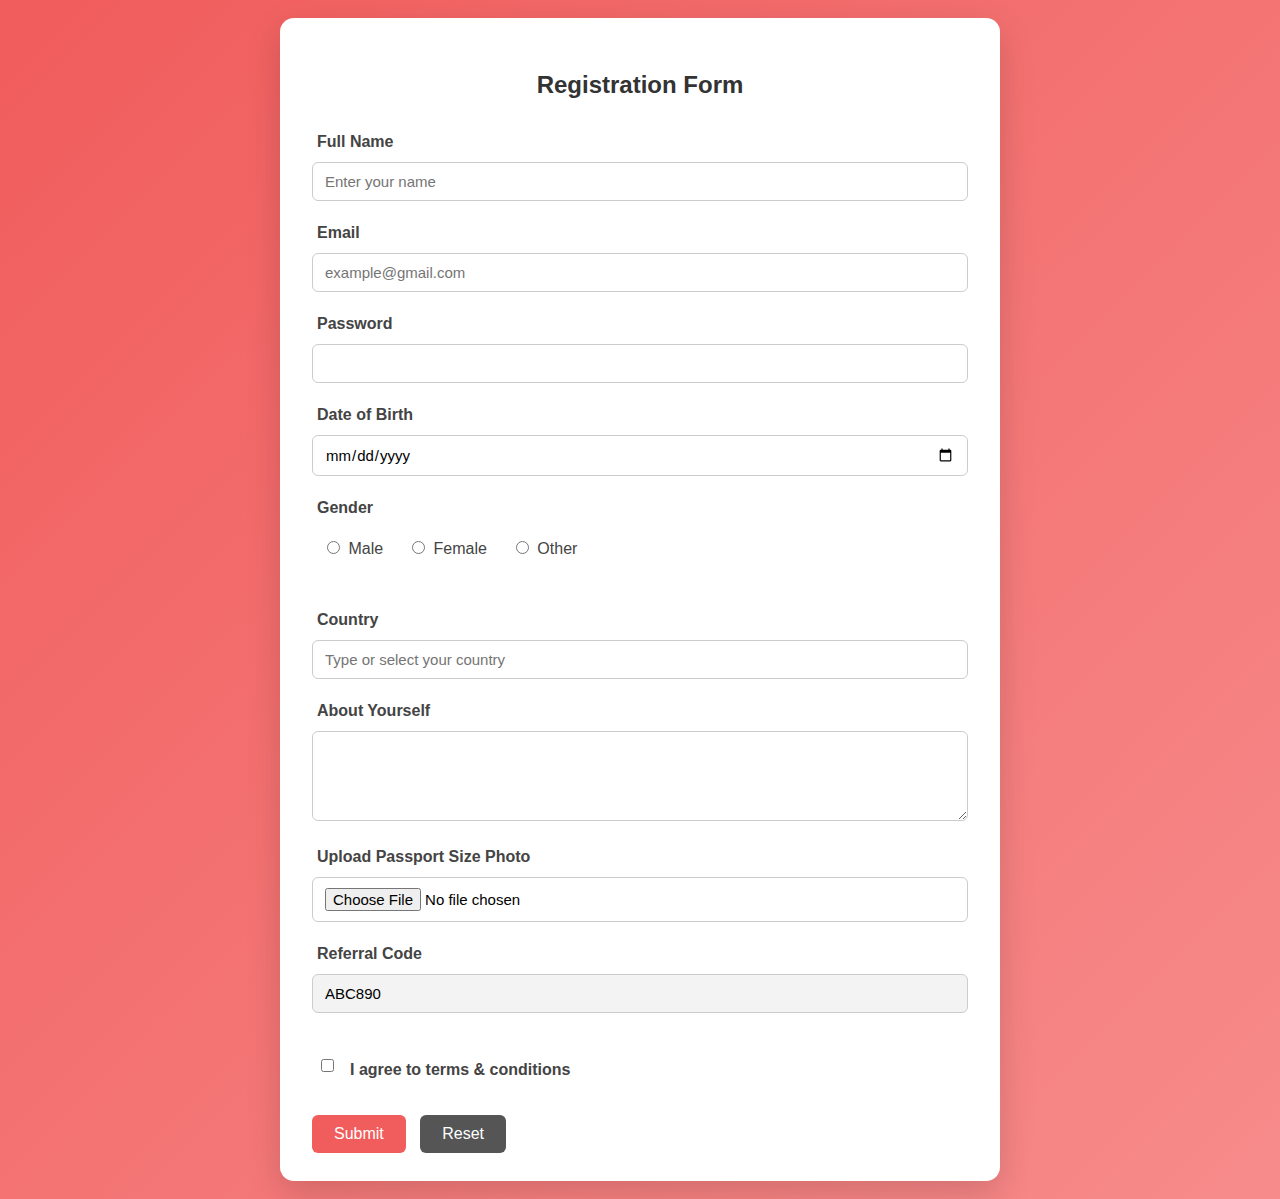
<file: Day-4/index.html>
<!DOCTYPE html>
<html lang="en">
  <head>
    <meta charset="UTF-8" />
    <meta name="viewport" content="width=device-width, initial-scale=1.0" />
    <title>Registration Form</title>
    <link rel="stylesheet" href="./styles.css" />
  </head>

  <body>
    <form
      onsubmit="alert('Form Submitted Successfully!'); this.reset(); return false;"
      method="get"
      target="_self"
      enctype="multipart/form-data"
      autocomplete="on"
    >
      <h2>Registration Form</h2>

      <!--Name-->
      <label for="fullname">Full Name</label>
      <input
        type="text"
        name="fullname"
        id="fullname"
        placeholder="Enter your name"
        size="20"
        required
      />

      <!--Email-->
      <label for="email">Email</label>
      <input
        type="email"
        name="email"
        id="email"
        placeholder="example@gmail.com"
        required
      />

      <!--Password-->
      <label for="password">Password</label>
      <input
        type="password"
        name="password"
        id="password"
        minlength="6"
        required
      />

      <!--Date-->
      <label for="dob">Date of Birth</label>
      <input type="date" name="dob" id="dob" max="2026-01-08" required />

      <!--Radio Button-->
      <label>Gender</label>
      <div class="radio-group">
        <label for="male">
        <input type="radio" name="gender" id="male" value="male" required />
        Male
       </label>

        <label for="female">
        <input type="radio" name="gender" id="female" value="female" required />
        Female
        </label>

        <label for="other">
        <input type="radio" name="gender" id="other" value="other" required />
        Other
        </label>
      </div>

      <!--Dropdown list-->
      <label for="country">Country</label>
      <input 
        list="country-list"
        name="country" 
        id="country"
        placeholder="Type or select your country"
        required
      />
        <datalist id="country-list">
        <option value="India">
        <option value="USA">
        <option value="UAE">
        <option value="UK">
        <option value="Canada">
        </datalist>

      <!--TextArea-->
      <label for="about">About Yourself</label>
      <textarea
        name="about"
        id="about"
        rows="4"
        minlength="10"
        placeholder="Write something...">
      </textarea>

      <!--File upload-->
      <label for="photo">Upload Passport Size Photo</label>
      <input 
      type="file" 
      name="photo" 
      id="photo" 
      accept=".jpg, .png, .jpeg" 
      />

      <!--READONLY-->
      <label for="code">Referral Code</label>
      <input type="text" id="code" value="ABC890" readonly />

      <!--Checkbox-->
      <div class="terms">
        <input type="checkbox" id="terms" name="terms" required />
        <label for="terms">I agree to terms & conditions</label>
      </div>

      <button type="submit">Submit</button>
      <button type="reset">Reset</button>
    </form>

  </body>
</html>
</file>
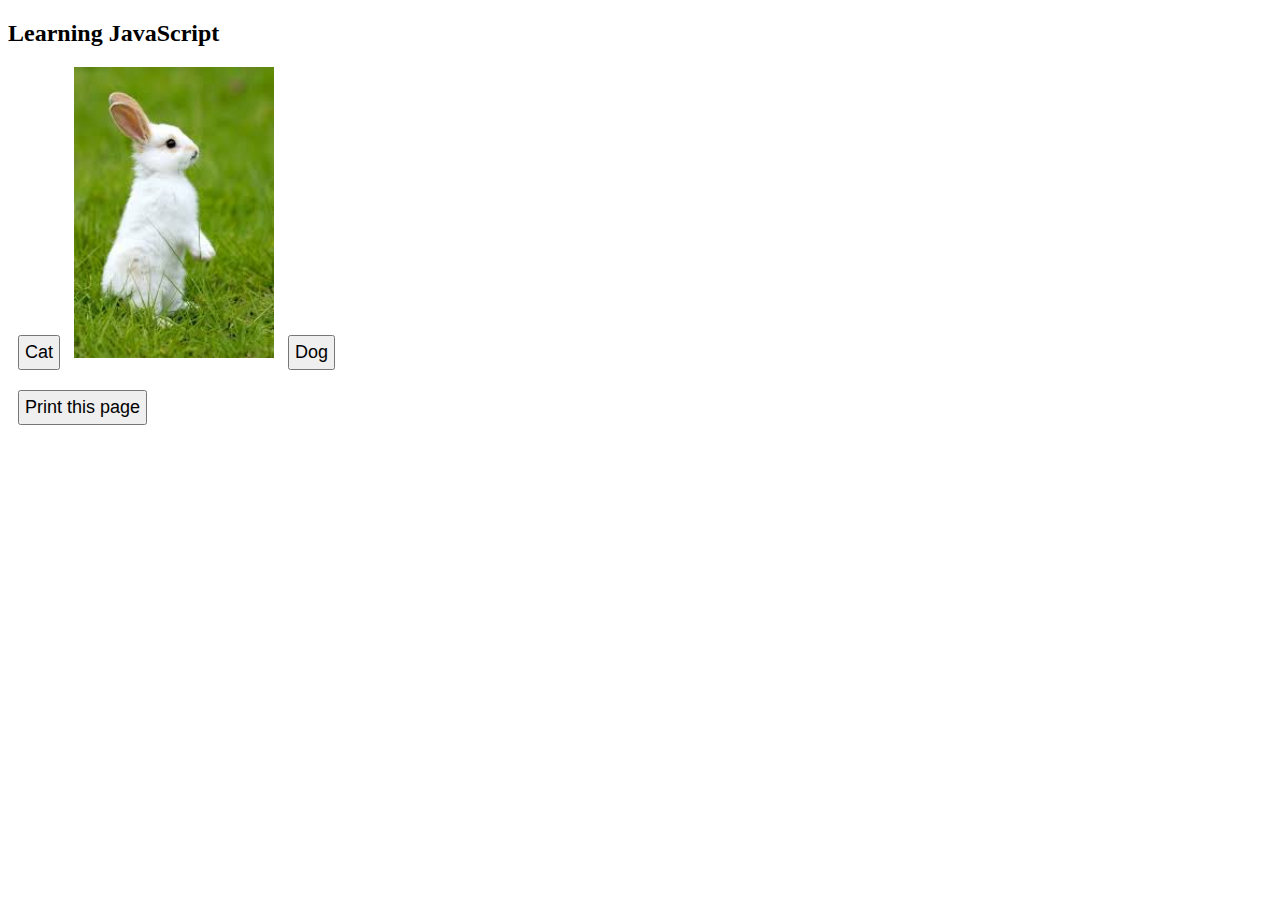
<file: day-5/index.html>
<!DOCTYPE html>
<html lang="en">
<head>
    <meta charset="UTF-8">
    <meta name="viewport" content="width=device-width, initial-scale=1.0">
    <title>Document</title>
</head>
<body>
    <h2> Learning JavaScript</h2>
    <button id="catBtn" type="button" style="padding: 5px; margin: 10px;font-size: 18px;" onclick="document.getElementById('myImg').src='./images/cat.jpg'" >Cat</button>
    <img id="myImg" src="./images/rabbit.jpg" alt="rabbit" style="width: 200px;" >
    <button id="dogBtn" type="button" style="padding: 5px; margin: 10px;font-size: 18px" onclick="document.getElementById('myImg').src='./images/dog.jpg'" >Dog</button>

    <button style="display: flex; padding: 5px; margin: 10px;font-size: 18px;" onclick="window.print()">Print this page</button>
    
</body>
</html>
</file>
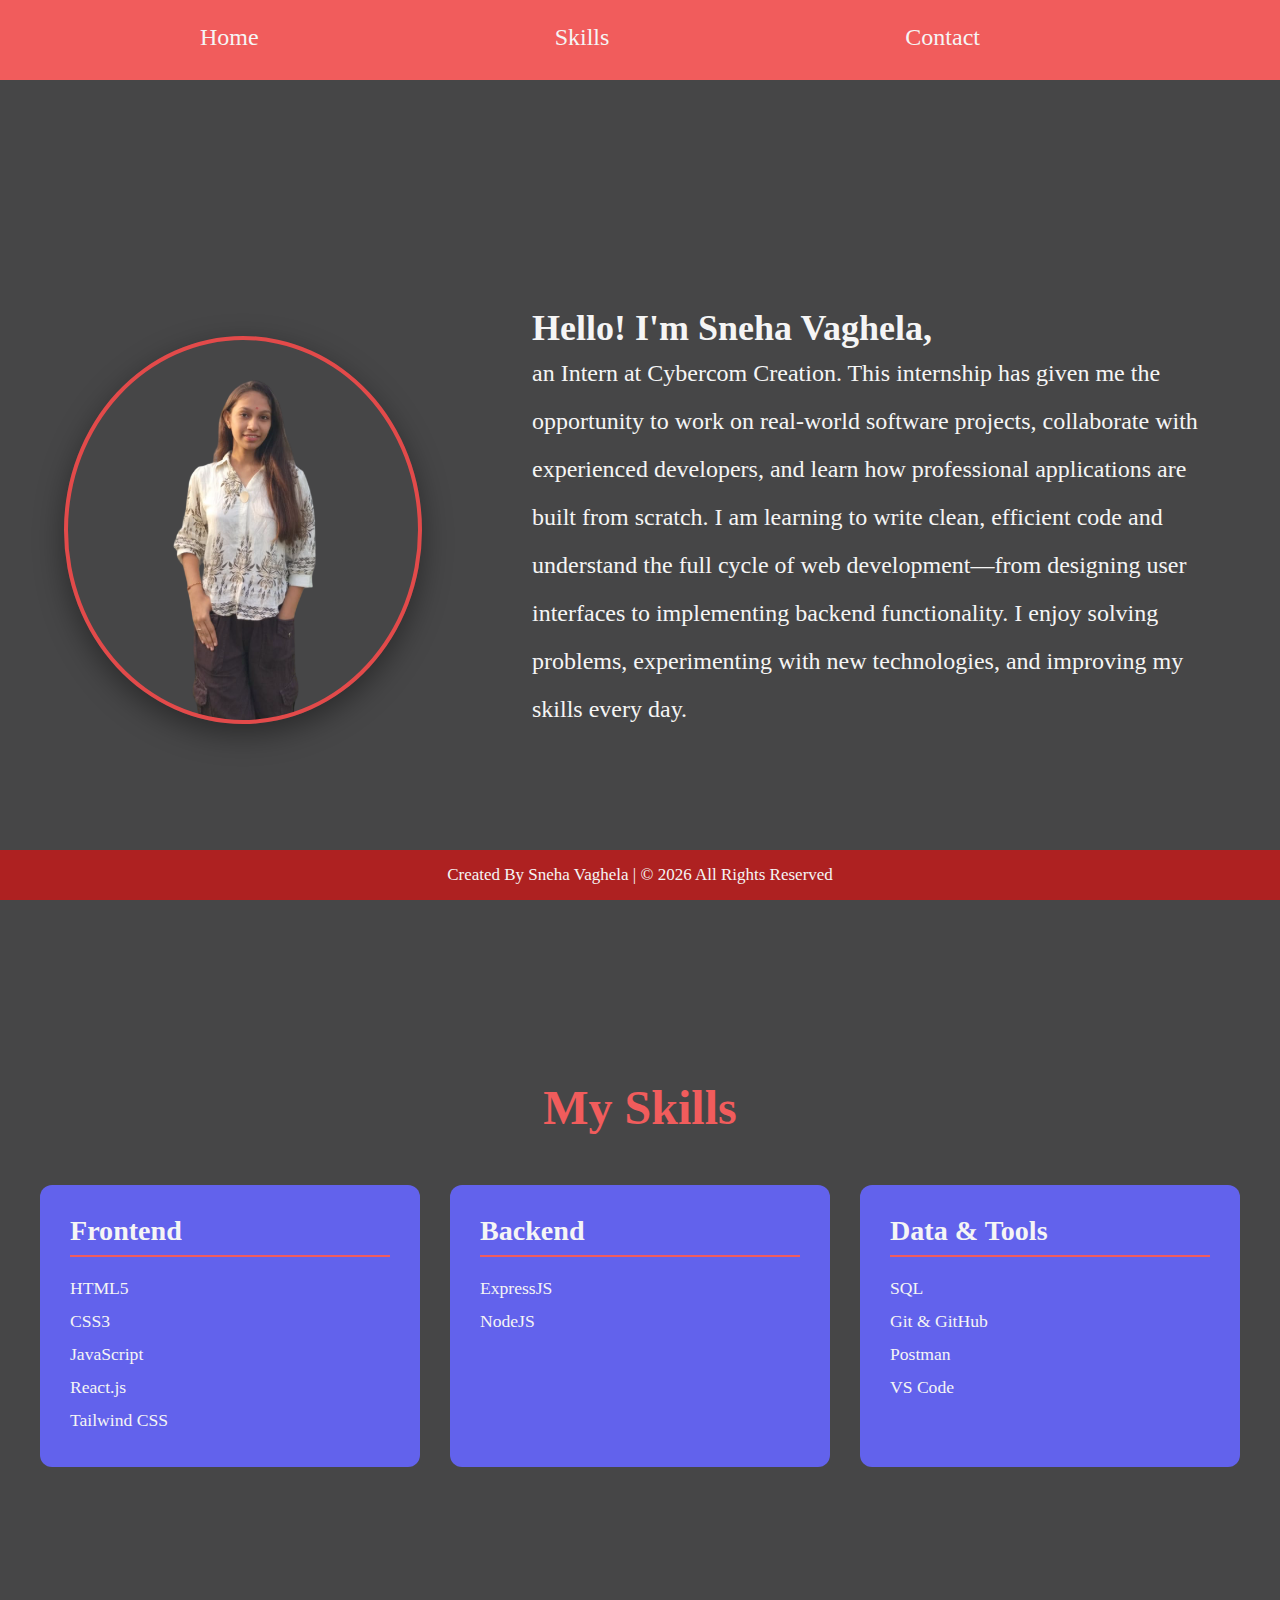
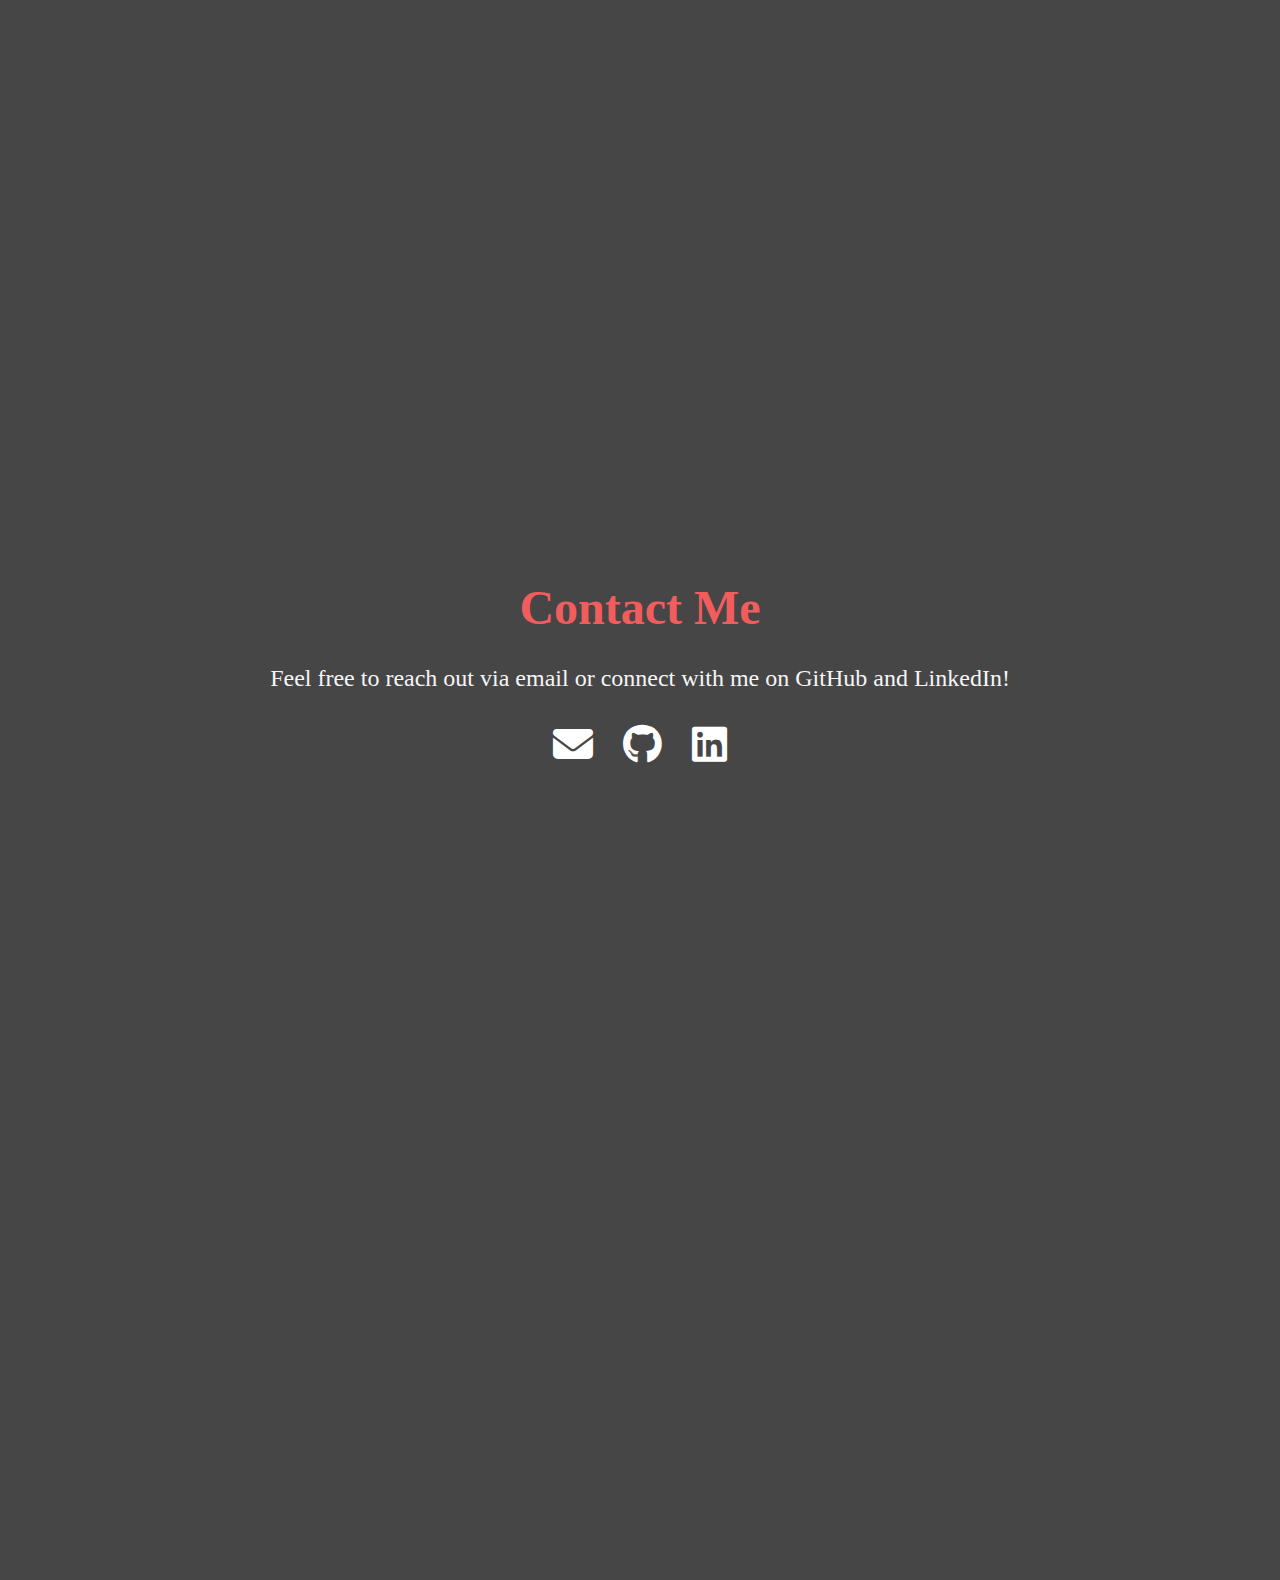
<file: day-2/portfolio/index.html>
<!DOCTYPE html>
<html lang="en">
  <head>
    <meta charset="UTF-8" />
    <meta name="viewport" content="width=device-width, initial-scale=1.0" />
    <title>SNEHA VAGHELA | PORTFOLIO</title>
    <link
      rel="icon"
      type="image/x-icon"
      href="./images/software-developer-icon.jpg"
    />
    <link rel="stylesheet" href="styles.css" />
    <link
      rel="stylesheet"
      href="https://cdnjs.cloudflare.com/ajax/libs/font-awesome/6.5.1/css/all.min.css"
    />
  </head>
  <body>
    <!-- navbar -->
    <header>
      <nav class="nav_bar">
        
        <ul>
          <li><a class="nav_links" href="#home">Home</a></li>
          <li><a class="nav_links" href="#skills">Skills </a></li>
          <li><a class="nav_links" href="#contact">Contact</a></li>
        </ul>
     
      </nav>
    </header>

    <!--Home section -->
    <section class="home" id="home">
      <div class="home-content">
        <div class="home-image"></div>
        <div class="about-text">
          <h2>Hello! I'm <strong>Sneha Vaghela,</strong></h2>
          <p>
            an Intern at Cybercom Creation. This internship has given me the
            opportunity to work on real-world software projects, collaborate
            with experienced developers, and learn how professional applications
            are built from scratch. I am learning to write clean, efficient code
            and understand the full cycle of web development—from designing user
            interfaces to implementing backend functionality. I enjoy solving
            problems, experimenting with new technologies, and improving my
            skills every day.
          </p>
        </div>
      </div>
    </section>

    <!-- Skills Section -->
    <section class="skills" id="skills">
      <h2 class="section-title">My Skills</h2>

      <div class="skills-container">
        <div class="skill-card">
          <h3>Frontend</h3>
          <ul>
            <li>HTML5</li>
            <li>CSS3</li>
            <li>JavaScript</li>
            <li>React.js</li>
            <li>Tailwind CSS</li>
          </ul>
        </div>

        <div class="skill-card">
          <h3>Backend</h3>
          <ul>
            <li>ExpressJS</li>
            <li>NodeJS</li>
          </ul>
        </div>

        <div class="skill-card">
          <h3>Data & Tools</h3>
          <ul>
            <li>SQL</li>
            <li>Git & GitHub</li>
            <li>Postman</li>
            <li>VS Code</li>
          </ul>
        </div>
      </div>
    </section>

    <section class="contact" id="contact">
      <h2 class="section-title">Contact Me</h2>

      <p>
        Feel free to reach out via email or connect with me on GitHub and
        LinkedIn!
      </p>

      <div class="contact-icons">
        <a href="mailto:snehavaghela3105@gmail.com" class="contact-icon">
          <i class="fas fa-envelope"></i>
        </a>

        <a
          href="https://github.com/SV3105/CCC-Internship/tree/main/PORTFOLIO"
          class="contact-icon"
          target="_blank"
        >
          <i class="fab fa-github"></i>
        </a>

        <a
          href="https://www.linkedin.com/in/sneha-vaghela/"
          class="contact-icon"
          target="_blank"
        >
          <i class="fab fa-linkedin"></i>
        </a>
      </div>
    </section>

    <!-- footer -->
    <footer class="footer">
      <p>Created By Sneha Vaghela | &copy; 2026 All Rights Reserved</p>
    </footer>
  </body>
</html>
</file>
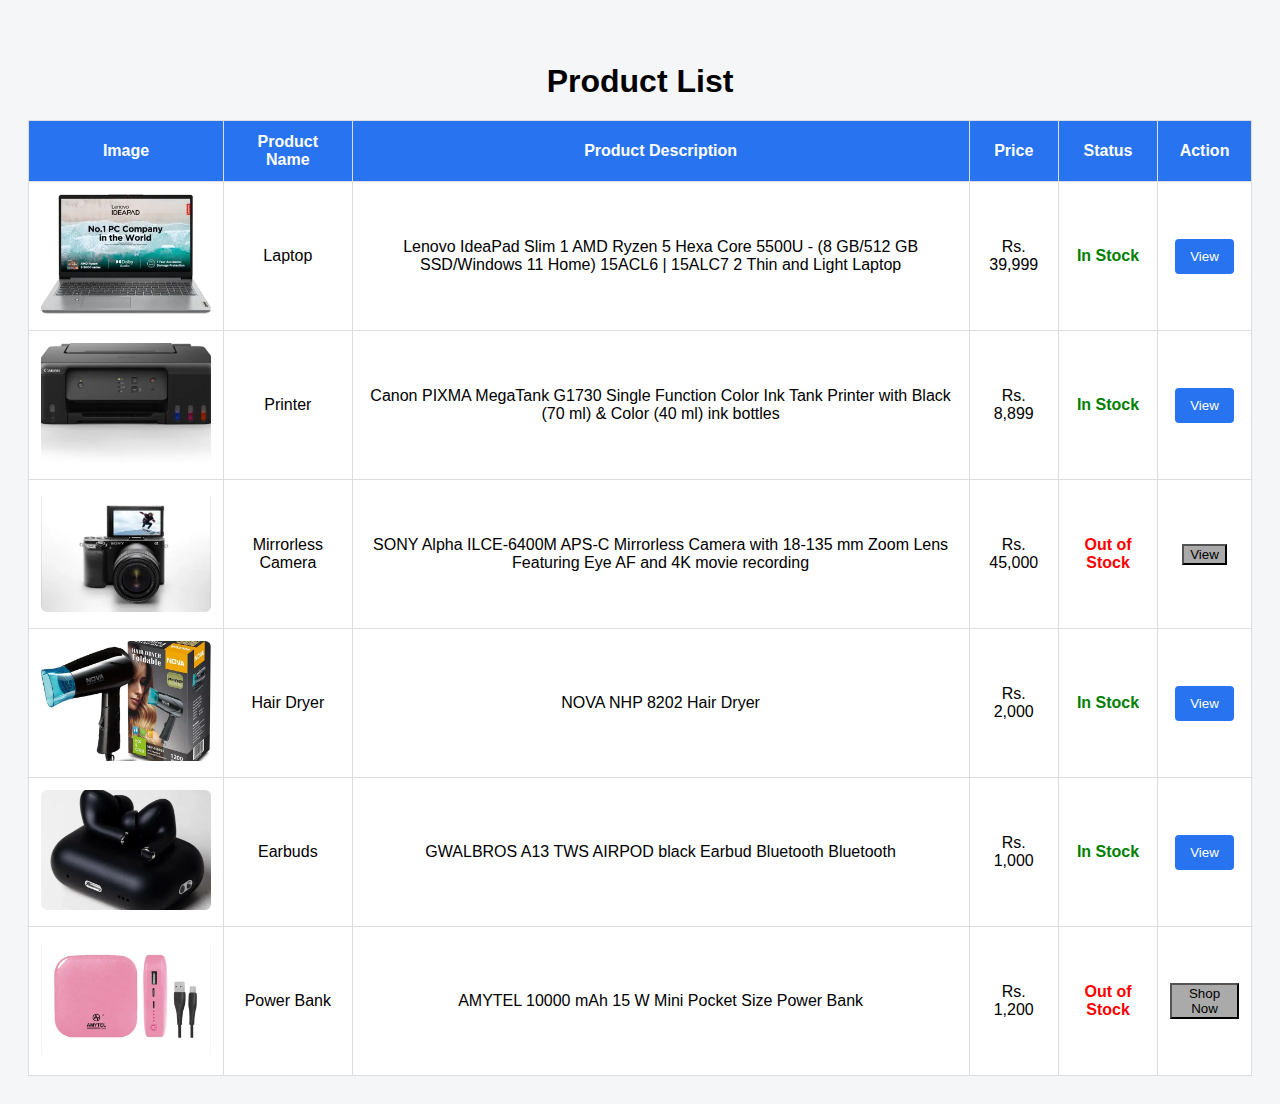
<file: Day-3/Product-Page/index.html>
<!DOCTYPE html>
<html lang="en">
<head>
    <meta charset="UTF-8">
    <meta name="viewport" content="width=device-width, initial-scale=1.0">
    <title>Product List</title>
    <link rel="stylesheet" href="styles.css">
</head>
<body>
    <h1 class="page-title">Product List</h1>

    <table class="product-table">
       
            <tr>
                <th>Image</th>
                <th>Product Name</th>
                <th>Product Description</th>
                <th>Price</th>
                <th>Status</th>
                <th>Action</th>
            </tr>
       

      
            <tr>
                <td>
                    <img src="Images/laptop.webp" alt="laptop">
                </td>
                <td>Laptop</td>
                <td>Lenovo IdeaPad Slim 1 AMD Ryzen 5 Hexa Core 5500U - (8 GB/512 GB SSD/Windows 11 Home) 15ACL6 | 15ALC7 2 Thin and Light Laptop </td>
                <td>Rs. 39,999 </td>
                <td class="in-stock">In Stock</td>
                <td>
                    <button class="btn">View</button>
                </td>
            </tr>

            <tr>
                <td>
                    <img src="Images/printer.webp" alt="printer">
                </td>
                <td>Printer</td>
                <td>Canon PIXMA MegaTank G1730 Single Function Color Ink Tank Printer with Black (70 ml) & Color (40 ml) ink bottles</td>
                <td>Rs. 8,899</td>
                <td class="in-stock">In Stock</td>
                <td>
                    <button class="btn">View</button>
                </td>
            </tr>

            <tr>
                <td>
                    <img src="Images/camera.webp" alt="camera">
                </td>
                <td>Mirrorless Camera</td>
                <td>SONY Alpha ILCE-6400M APS-C Mirrorless Camera with 18-135 mm Zoom Lens Featuring Eye AF and 4K movie recording</td>
                <td>Rs. 45,000</td>
                <td class="out-stock">Out of Stock</td>
                <td>
                    <button class="btn-disabled">View</button>
                </td>
            </tr>

            <tr>
                <td>
                    <img src="Images/Hair dryer.webp" alt="Hair Dryer">
                </td>
                <td>Hair Dryer</td>
                <td>NOVA NHP 8202 Hair Dryer </td>
                <td>Rs. 2,000</td>
                <td class="in-stock">In Stock</td>
                <td>
                    <button class="btn">View</button>
                </td>
            </tr>

            <tr>
                <td>
                    <img src="Images/earbuds.webp" alt="earbuds">
                </td>
                <td>Earbuds</td>
                <td>GWALBROS A13 TWS AIRPOD black Earbud Bluetooth Bluetooth </td>
                <td>Rs. 1,000</td>
                <td class="in-stock">In Stock</td>
                <td>
                    <button class="btn">View</button>
                </td>
            </tr>

            <tr>
                <td>
                    <img src="Images/powerbank.webp" alt="powerbank">
                </td>
                <td>Power Bank</td>
                <td>AMYTEL 10000 mAh 15 W Mini Pocket Size Power Bank </td>
                <td>Rs. 1,200</td>
                <td class="out-stock">Out of Stock</td>
                <td>
                    <button class="btn-disabled">Shop Now</button>
                </td>
            </tr>
        
    </table>
</body>
</html>
</file>
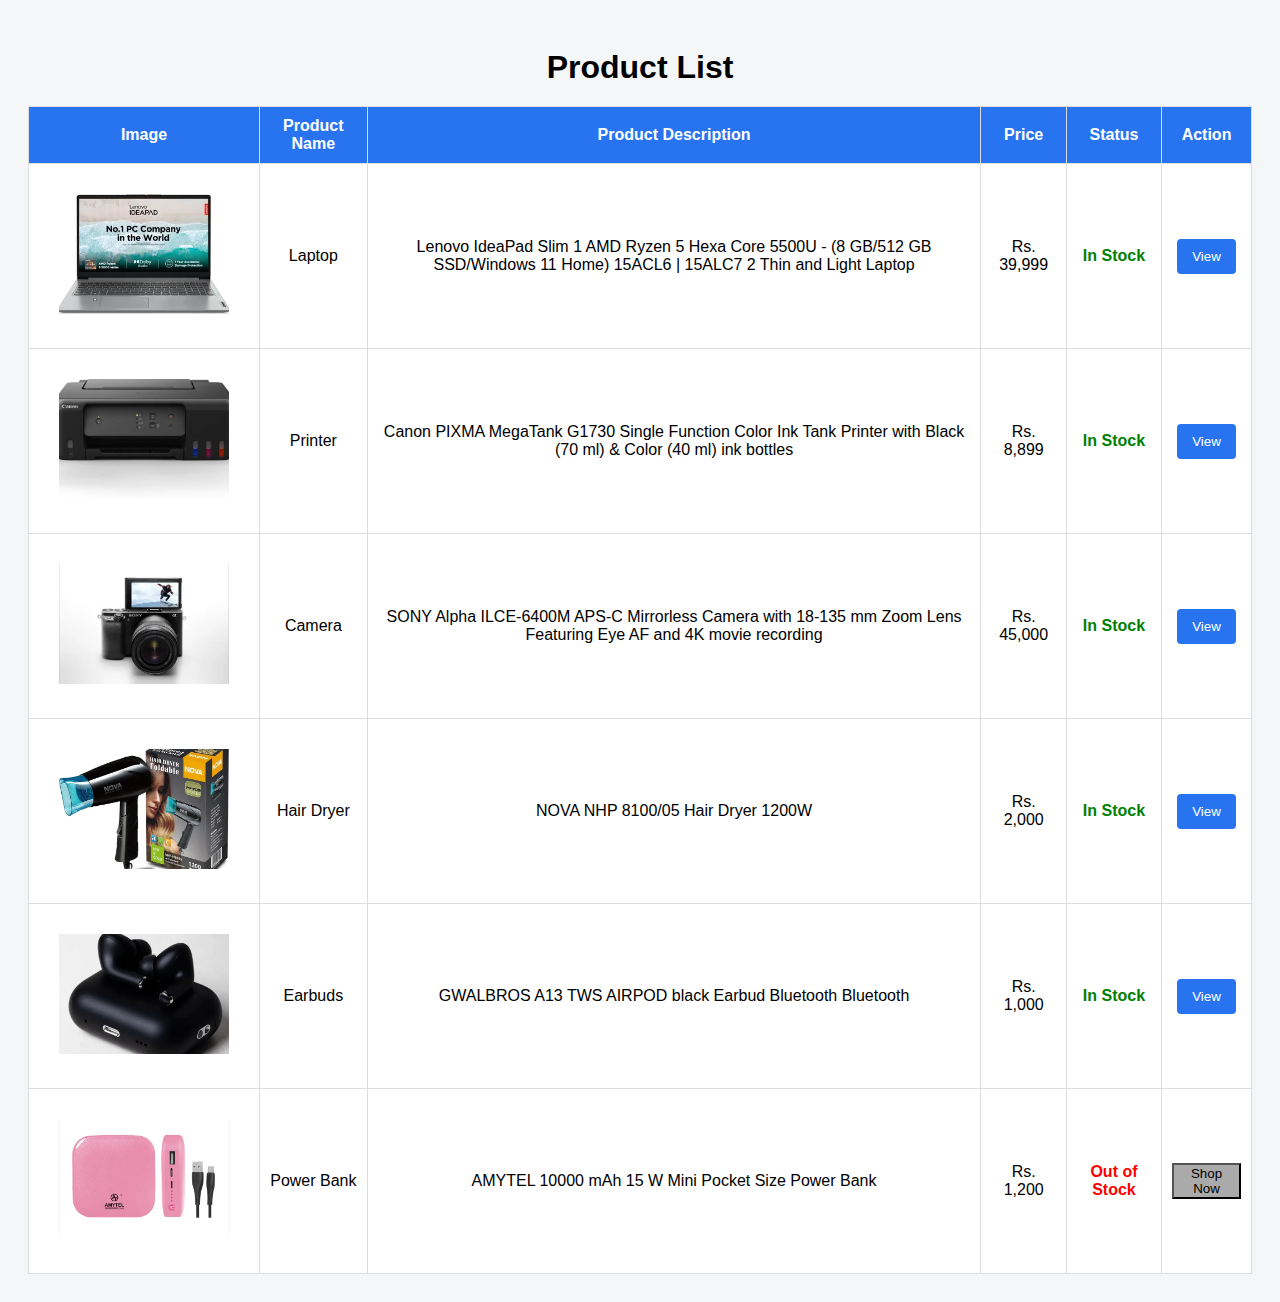
<file: day-3/Product-Page/html/index.html>
<!DOCTYPE html>
<html lang="en">
<head>
    <meta charset="UTF-8">
    <meta name="viewport" content="width=device-width, initial-scale=1.0">
    <title>Product List</title>
    <link rel="stylesheet" href="../css/styles.css">
</head>
<body>
    <h1 class="page-title">Product List</h1>

    <table class="product-table">
       
            <tr>
                <th>Image</th>
                <th>Product Name</th>
                <th>Product Description</th>
                <th>Price</th>
                <th>Status</th>
                <th>Action</th>
            </tr>
       

      
            <tr>
                <td>
                    <img src="../images/laptop.webp" alt="laptop">
                </td>
                <td>Laptop</td>
                <td>Lenovo IdeaPad Slim 1 AMD Ryzen 5 Hexa Core 5500U - (8 GB/512 GB SSD/Windows 11 Home) 15ACL6 | 15ALC7 2 Thin and Light Laptop </td>
                <td>Rs. 39,999 </td>
                <td class="in-stock">In Stock</td>
                <td>
                    <button class="btn" onclick="window.location.href='laptop.html'">View</button>
                </td>
            </tr>

            <tr>
                <td>
                    <img src="../images/printer.webp" alt="printer">
                </td>
                <td>Printer</td>
                <td>Canon PIXMA MegaTank G1730 Single Function Color Ink Tank Printer with Black (70 ml) & Color (40 ml) ink bottles</td>
                <td>Rs. 8,899</td>
                <td class="in-stock">In Stock</td>
                <td>
                    <button class="btn" onclick="window.location.href='Printer.html'">View</button>
                </td>
            </tr>

            <tr>
                <td>
                    <img src="../images/camera.webp" alt="camera">
                </td>
                <td>Camera</td>
                <td>SONY Alpha ILCE-6400M APS-C Mirrorless Camera with 18-135 mm Zoom Lens Featuring Eye AF and 4K movie recording</td>
                <td>Rs. 45,000</td>
                <td class="in-stock">In Stock</td>
                <td>
                    <button class="btn" onclick="window.location.href='Camera.html'">View</button>
                </td>
            </tr>

            <tr>
                <td>
                    <img src="../images/Hair dryer.webp" alt="Hair Dryer">
                </td>
                <td>Hair Dryer</td>
                <td>NOVA NHP 8100/05 Hair Dryer 1200W </td>
                <td>Rs. 2,000</td>
                <td class="in-stock">In Stock</td>
                <td>
                    <button class="btn" onclick="window.location.href='HairDryer.html'">View</button>
                </td>
            </tr>

            <tr>
                <td>
                    <img src="../images/earbuds.webp" alt="earbuds">
                </td>
                <td>Earbuds</td>
                <td>GWALBROS A13 TWS AIRPOD black Earbud Bluetooth Bluetooth </td>
                <td>Rs. 1,000</td>
                <td class="in-stock">In Stock</td>
                <td>
                    <button class="btn" onclick="window.location.href='EarBuds.html'">View</button>
                </td>
            </tr>

            <tr>
                <td>
                    <img src="../images/powerbank.webp" alt="powerbank">
                </td>
                <td>Power Bank</td>
                <td>AMYTEL 10000 mAh 15 W Mini Pocket Size Power Bank </td>
                <td>Rs. 1,200</td>
                <td class="out-stock">Out of Stock</td>
                <td>
                    <button class="btn-disabled">Shop Now</button>
                </td>
            </tr>
        
    </table>
</body>
</html>
</file>
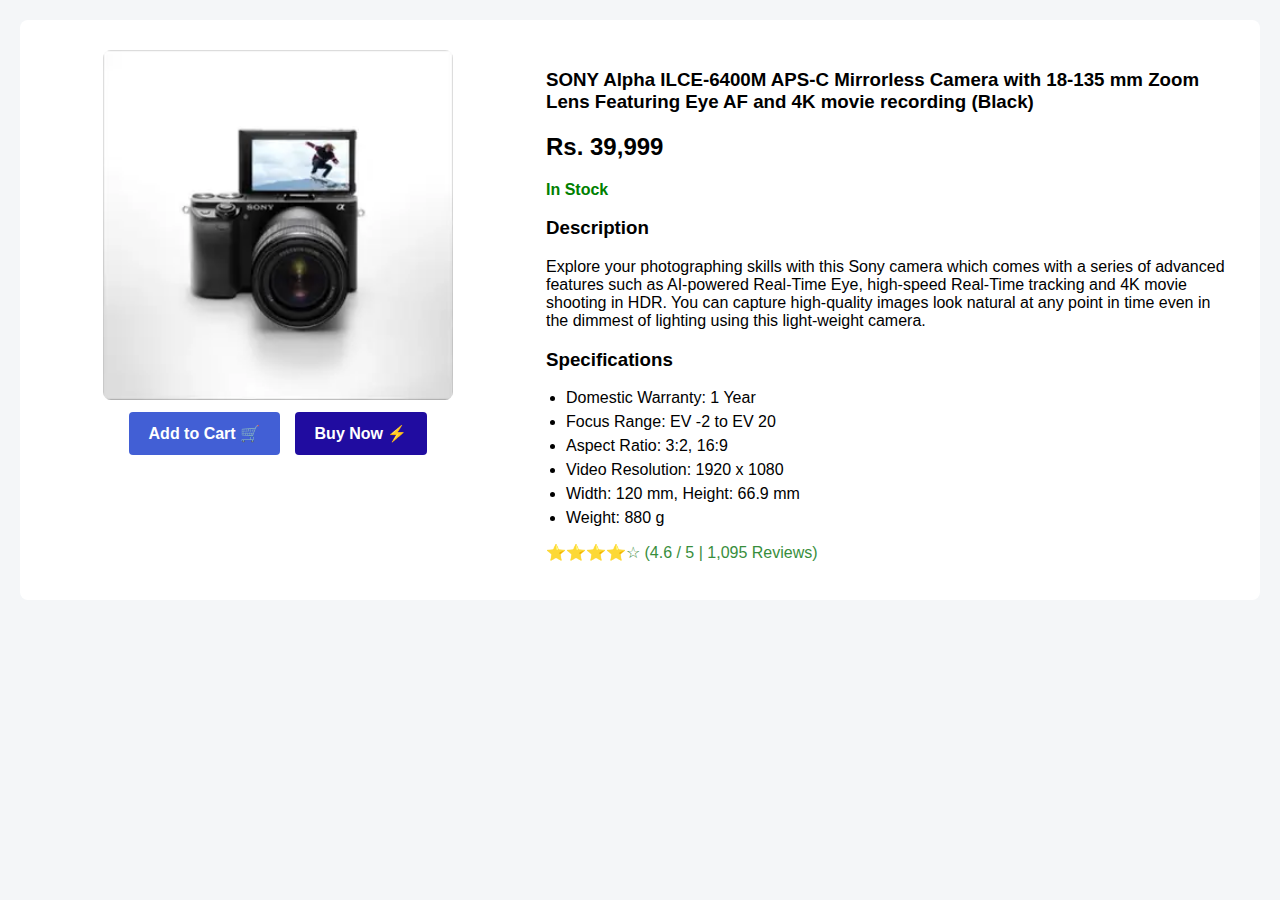
<file: day-3/Product-Page/html/Camera.html>
<!DOCTYPE html>
<html lang="en">
<head>
    <meta charset="UTF-8">
    <meta name="viewport" content="width=device-width, initial-scale=1.0">
    <title>Camera-Shop Now</title>
    <link rel="stylesheet" href="../css/products.css">
</head>
<body>
    <div class="product-page">

        <!-- Left Section -->
        <div class="left-section">
            <img src="../images/camera.webp" alt="camera" class="product-img">

            <div class="action-button">
                <a href="#" class="btn add-cart">Add to Cart 🛒</a>
                <a href="#" class="btn buy-now">Buy Now ⚡</a>
            </div>
        </div>
        
        <!--Right Section-->
        <div class="right-section">
            <h3>SONY Alpha ILCE-6400M APS-C Mirrorless Camera with 18-135 mm Zoom Lens Featuring Eye AF and 4K movie recording  (Black)
</h3>
            <h2>Rs. 39,999</h2>
            <p class="stock in-stock">In Stock</p>

            <h3>Description</h3>
            <p>Explore your photographing skills with this Sony camera which comes with a series of advanced features such as AI-powered Real-Time Eye, high-speed Real-Time tracking and 4K movie shooting in HDR. You can capture high-quality images look natural at any point in time even in the dimmest of lighting using this light-weight camera. 
</p>
        <h3>Specifications</h3>
        <ul class="specs">
            <li>Domestic Warranty: 1 Year</li>
            <li>Focus Range: EV -2 to EV 20</li>
            <li>Aspect Ratio: 3:2, 16:9</li>
            <li>Video Resolution: 1920 x 1080</li>
            <li>Width: 120 mm, Height: 66.9 mm</li>
            <li>Weight: 880 g</li>
        </ul>

         <div class="rating">
            ⭐⭐⭐⭐☆ <span>(4.6 / 5 | 1,095 Reviews)</span>
        </div>
        </div>
    </div>
</body>
</html>
</file>
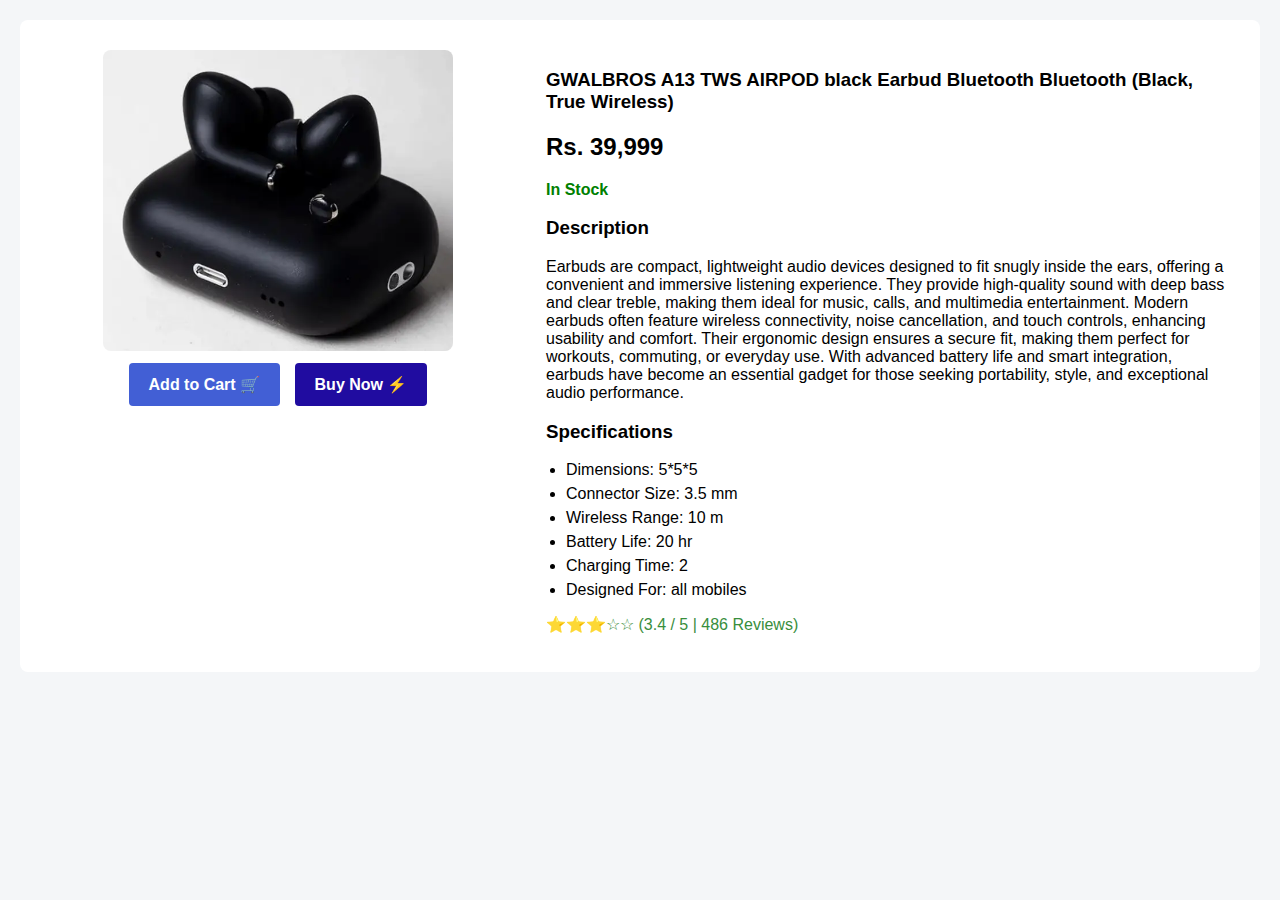
<file: day-3/Product-Page/html/EarBuds.html>
<!DOCTYPE html>
<html lang="en">
<head>
    <meta charset="UTF-8">
    <meta name="viewport" content="width=device-width, initial-scale=1.0">
    <title>Ear Buds-Shop Now</title>
    <link rel="stylesheet" href="../css/products.css">
</head>
<body>
    <div class="product-page">

        <!-- Left Section -->
        <div class="left-section">
            <img src="../images/earbuds.webp" alt="ear buds" class="product-img">

            <div class="action-button">
                <a href="#" class="btn add-cart">Add to Cart 🛒</a>
                <a href="#" class="btn buy-now">Buy Now ⚡</a>
            </div>
        </div>
        
        <!--Right Section-->
        <div class="right-section">
            <h3>GWALBROS A13 TWS AIRPOD black Earbud Bluetooth Bluetooth  (Black, True Wireless)</h3>
            <h2>Rs. 39,999</h2>
            <p class="stock in-stock">In Stock</p>

            <h3>Description</h3>
            <p>
Earbuds are compact, lightweight audio devices designed to fit snugly inside the ears, offering a convenient and immersive listening experience. They provide high-quality sound with deep bass and clear treble, making them ideal for music, calls, and multimedia entertainment. Modern earbuds often feature wireless connectivity, noise cancellation, and touch controls, enhancing usability and comfort. Their ergonomic design ensures a secure fit, making them perfect for workouts, commuting, or everyday use. With advanced battery life and smart integration, earbuds have become an essential gadget for those seeking portability, style, and exceptional audio performance.
</p>
        <h3>Specifications</h3>
        <ul class="specs">
            <li>Dimensions: 5*5*5</li>
            <li>Connector Size: 3.5 mm</li>
            <li>Wireless Range: 10 m</li>
            <li>Battery Life: 20 hr</li>
            <li>Charging Time: 2</li>
            <li>Designed For: all mobiles</li>
        </ul>

         <div class="rating">
            ⭐⭐⭐☆☆  <span>(3.4 / 5 | 486 Reviews)</span>
        </div>
        </div>
    </div>
</body>
</html>
</file>
<file: Day-4/styles.css>
* { 
    padding: 5px;
    box-sizing: border-box;
    font-family: Arial, Helvetica, sans-serif;
}

body {
        min-height: 100vh;
        background: linear-gradient(135deg, #f15c5c, #f78b8b);
        display: flex;
        align-items: center;
        justify-content: center;
}

/* FORM CONTAINER */
form {
    background: white;
    width: 720px;
    padding: 28px 32px;
    border-radius: 14px;
    box-shadow: 0 12px 35px rgba(0, 0, 0, 0.15);
}

/* HEADING */
form h2 {
    text-align: center;
    margin-bottom: 24px;
    color: #333;
}

/* LABELS */
label {
    display: block;
    margin-bottom: 6px;
    font-weight: 600;
    color: #444;
}

/* INPUTS */
input, 
select,
textarea {
    width: 100%;
    padding: 10px 12px;
    border: 1px solid #ccc;
    border-radius: 6px;
    font-size: 15px;
    margin-bottom: 18px;
}

/* FOCUS EFFECT */
input:focus,
select:focus,
textarea:focus {
    outline: none;
    border-color: rgb(241, 92, 92);
    box-shadow: 0 0 0 3px rgba(241, 92, 92, 0.2);
}

/* RADIO GROUP */
.radio-group{
    display: flex;
    gap: 14px;
    margin-bottom: 18px;
}


.radio-group input[type="radio"] {
  width: auto;
  margin-right: 4px; 
       
}

.radio-group label{
    display: inline;
    align-items: center;
    cursor: pointer;
    font-weight: 500;
}

/* FILE INPUT */
input[types="file"] {
    padding: 6px;
}

/* READONLY */
input[readonly] {
    background-color: #f3f3f3;
    cursor: not-allowed;
}

/* TERMS CHECKBOX */
.terms{
    display: flex;
    align-items: center;
    gap: 8px;
    margin: 20px 0;
}

.terms input {
  width: auto;
}

/* BUTTONS */
button {
  padding: 10px 22px;
  border: none;
  border-radius: 6px;
  font-size: 16px;
  cursor: pointer;
}

/* Submit */
button[type="submit"] {
  background: rgb(241, 92, 92);
  color: #fff;
}

/* Reset */
button[type="reset"] {
  background: #555;
  color: #fff;
  margin-left: 10px;
}

/* Hover */
button:hover {
  opacity: 0.9;
}
</file>
<file: day-2/portfolio/styles.css>
* {
  margin: 0;
  padding: 0;
}
body {
  font-size: 1.5rem;
}
.nav_bar {
  position: fixed;
  top: 0;
  background-color: rgb(241, 92, 92);
  width: 100%;
  height: 80px;
  display: flex;
  justify-content: center; 
  align-items: center;
  z-index: 1000;
}

.nav_bar ul {
  height: 80px;
  display: flex;
  flex-direction: row;
  justify-content: flex-end;
  gap: 100px;
  
}

.nav_bar li {
  margin-right: 100px;
  display: inline;
  padding: 1em 2em;
  height: 50px;
}

.nav_links {
  color: whitesmoke;
  text-decoration: none;
}

.nav_bar li:hover,
.nav_bar li:focus-visible {
  background-color: rgb(98, 98, 236);
}

.nav_links:active{
  background-color:  rgb(98, 98, 236);
}

.home {
  min-height: 100vh;
  width: 100%;
  display: flex;
  background-color: rgb(70, 70, 71);
  justify-content: center;
  align-items: center;
  padding-top: 80px;
}

.home-content {
  display: flex;
  flex-wrap: wrap;
  align-items: center;
  gap: 60px;
  max-width: 1200px;
  width: 90%;
}

.home-image {
  margin-right: 50px;
  width: 350px;
  height: 350px;
  padding-top: 30px;
  border-radius: 50%;
  background-image: url("./images/sneha.png");
  background-size: cover;
  background-position: center bottom;
  background-repeat: no-repeat;
  border: 4px solid rgb(227, 74, 74);
  box-shadow: 0 10px 30px rgba(0, 0, 0, 0.4);
  flex-shrink: 0;
}

.about-text {
  flex: 1;
  min-width: 300px;
  color: whitesmoke;
}

.about-text p {
  font-size: 1.5rem;
  line-height: 2;
  margin-bottom: 20px;
}

.home .button {
  margin: 14px 0;
}

.footer {
  background-color: rgb(174, 33, 33);
  padding: 15px 0;
  font-size: 17px;
  color: whitesmoke;
  text-align: center;
  position: fixed;
  bottom: 0;
  width: 100%;
}

.skills {
  min-height: 100vh;
  padding: 100px 40px;
  background-color: rgb(70, 70, 71);
  color: whitesmoke;
}

.section-title {
  text-align: center;
  font-size: 3rem;
  margin-bottom: 50px;
  color: rgb(241, 92, 92);
}

.skills-container {
  display: grid;
 grid-template-columns: 1fr 1fr 1fr;
  gap: 30px;
}

.skill-card {
  background-color: rgb(98, 98, 236);
  padding: 30px;
  border-radius: 12px;
}

.skill-card:hover {
  box-shadow: 0 10px 25px rgba(0,0,0,0.4);
}

.skill-card h3 {
  margin-bottom: 15px;
  color: whitesmoke;
  border-bottom: 2px solid rgb(241, 92, 92);
  padding-bottom: 8px;
}

.skill-card ul {
  list-style: none;
}

.skill-card li {
  padding: 6px 0;
  font-size: 1.1rem;
}

.contact {
  min-height: 100vh;
  padding: 100px 60px;
  background-color: rgb(70, 70, 71);
  color: whitesmoke;
  text-align: center;
}

.contact .section-title {
  font-size: 3rem;
  color: rgb(241, 92, 92);
  margin-bottom: 30px;
}

.contact p {
  font-size: 1.5rem;
  margin-bottom: 30px;
}

.contact-icons {
  display: flex;
  justify-content: center;
  gap: 30px;
}

.contact-icon {
  color: #fff;
  font-size: 2.5rem;
}

.contact-icon:hover {
  color: rgb(241, 92, 92);
  transform: scale(1.2);
}
</file>
<file: Day-3/Product-Page/styles.css>
body{
    font-family: Arial, Helvetica, sans-serif;
    background: #f4f6f8;
    padding: 20px;
}

.page-title{
    margin-top: 35px;
    text-align: center;
    margin-bottom: 20px;
}

.product-table{
    width: 100%;
    border-collapse: collapse;
    background: #fff;
}

.product-table th,
.product-table td{
    border: 1px solid #ddd;
    padding: 12px;
    text-align: center;
}

.product-table th{
    background: #2874f0;
    color: white;
}

.product-table img{
    width: 170px;
    height: 120px;
    object-fit: cover;
    border-radius: 6px;
}

.in-stock{
    color: green;
    font-weight: bold;
}

.out-stock{
    color: red;
    font-weight: bold;
}

.btn{
    padding: 10px 15px;
    border: none;
    background: #2874f0;
    color: white;
    border-radius: 4px;
    cursor: pointer;
}

.btn-disabled{
    background: #aaa;
    cursor: not-allowed;
}
</file>
<file: day-3/Product-Page/css/styles.css>
body{
    font-family: Arial, Helvetica, sans-serif;
    background: #f4f6f8;
    padding: 20px;
}

.page-title{
    text-align: center;
    margin-bottom: 20px;
}

.product-table{
    width: 100%;
    border-collapse: collapse;
    background: #fff;
}

.product-table th,
.product-table td{
    border: 1px solid #ddd;
    padding: 10px;
    text-align: center;
}

.product-table th{
    background: #2874f0;
    color: white;
}

.product-table img{
    padding: 20px;
    width: 170px;
    height: 120px;
    object-fit: cover;
    border-radius: 6px;
}

.in-stock{
    color: green;
    font-weight: bold;
}

.out-stock{
    color: red;
    font-weight: bold;
}

.btn{
    padding: 10px 15px;
    border: none;
    background: #2874f0;
    color: white;
    border-radius: 4px;
    cursor: pointer;
}

.btn-disabled{
    background: #aaa;
    cursor: not-allowed;
}
</file>
<file: day-3/Product-Page/css/products.css>
body{
    font-family: Arial, Helvetica, sans-serif;
    background: #f4f6f8;
    margin: 0;
    padding: 20px;
}

.product-page{
    display: flex;
    gap: 40px;
    background: #fff;
    max-width: 1200px;
    margin: auto;
    padding: 30px;
    border-radius: 8px;
}

.left-section{
    width: 40%;
    text-align: center;
}

.product-img{
    width: 100%;
    max-width: 350px;
    border-radius: 8px;
}

.action-buttons{
    margin-top: 20px;
}

.btn{
    display: inline-block;
    padding: 12px 20px;
    margin: 8px 5px;
    text-decoration: none;
    color: white;
    border-radius: 4px;
    font-weight: bold;
}

.add-cart{
    background: #425fd5;
}

.buy-now{
    background: #200ca0;
    color: white;
}

.right-section{
    width: 60%;
}

.rating{
    color: #388e3c;
    margin: 8px 0;
}

.price{
    font-size: 26px;
    font-weight: bold;
    color: #2874f0;
}

.in-stock {
    color: green;
    font-weight: bold;
}

.specs {
    padding-left: 20px;
}

.specs li {
    margin-bottom: 6px;
}
</file>
